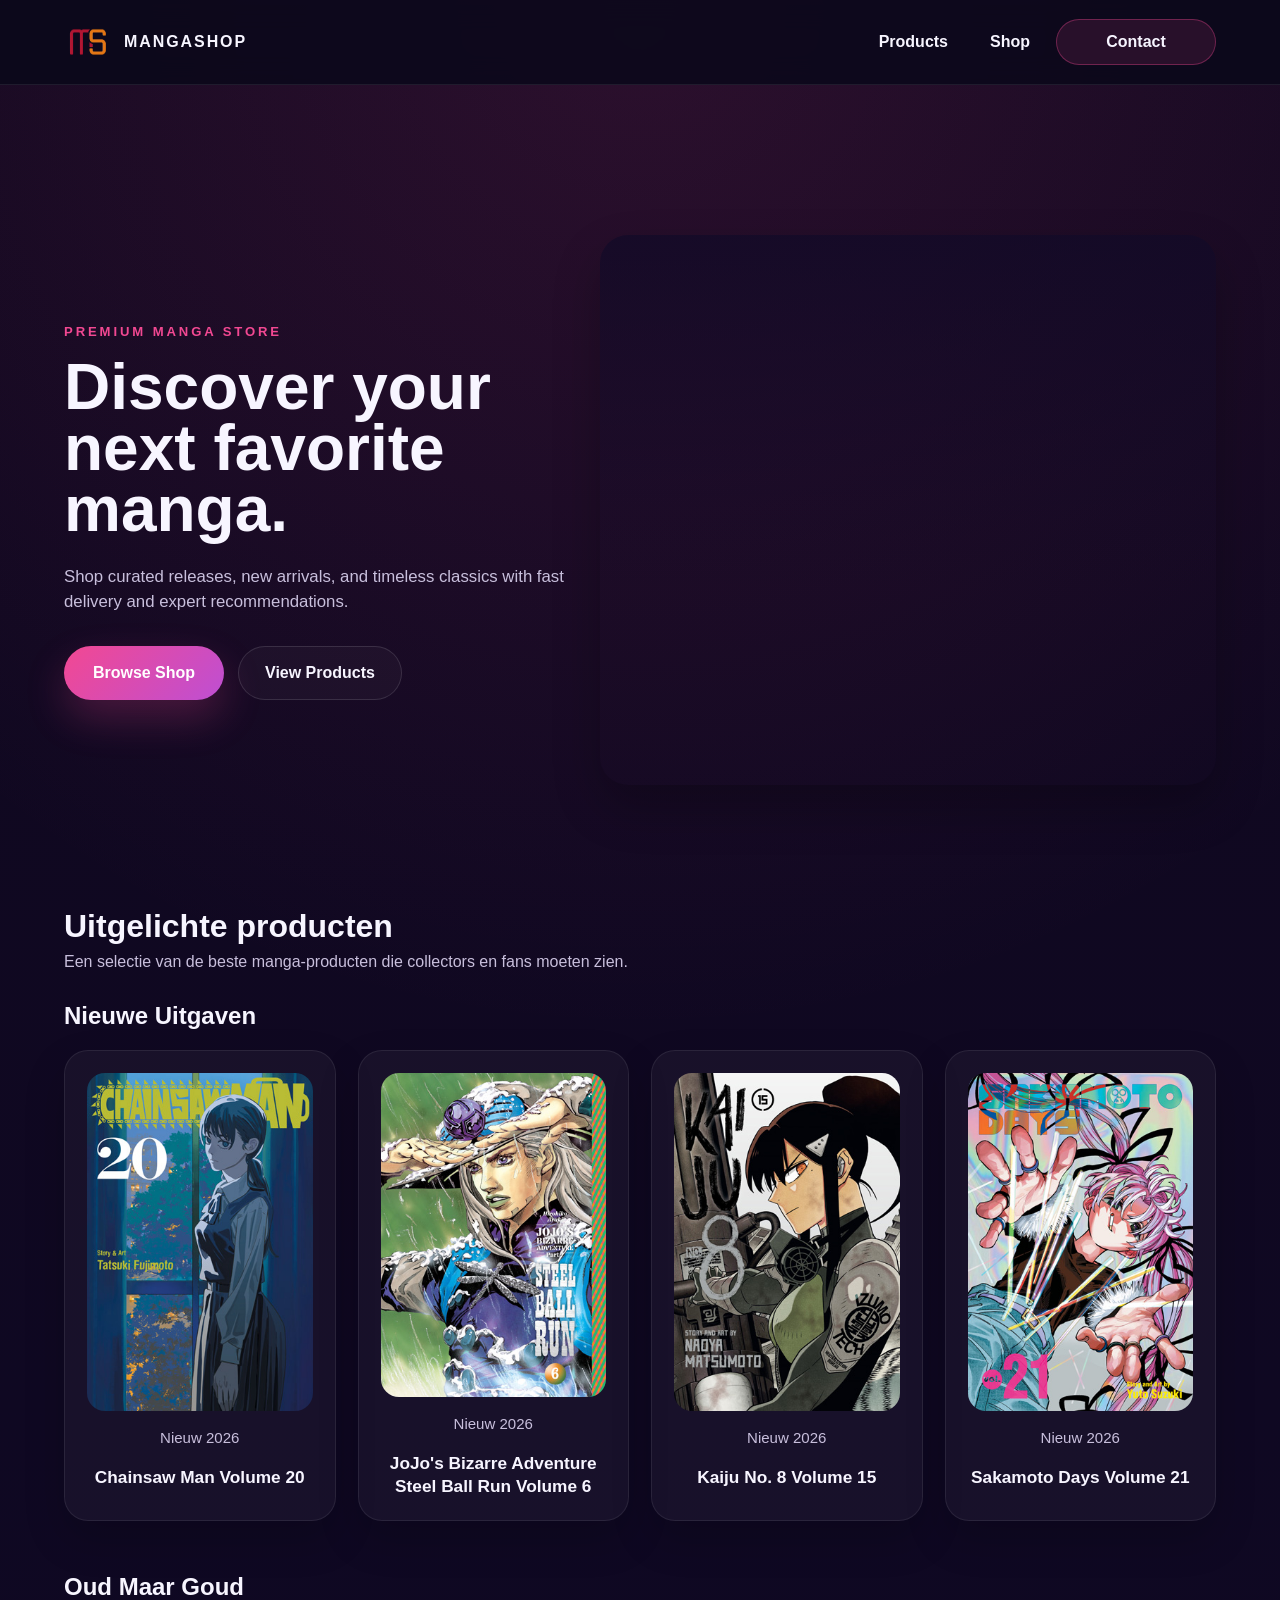
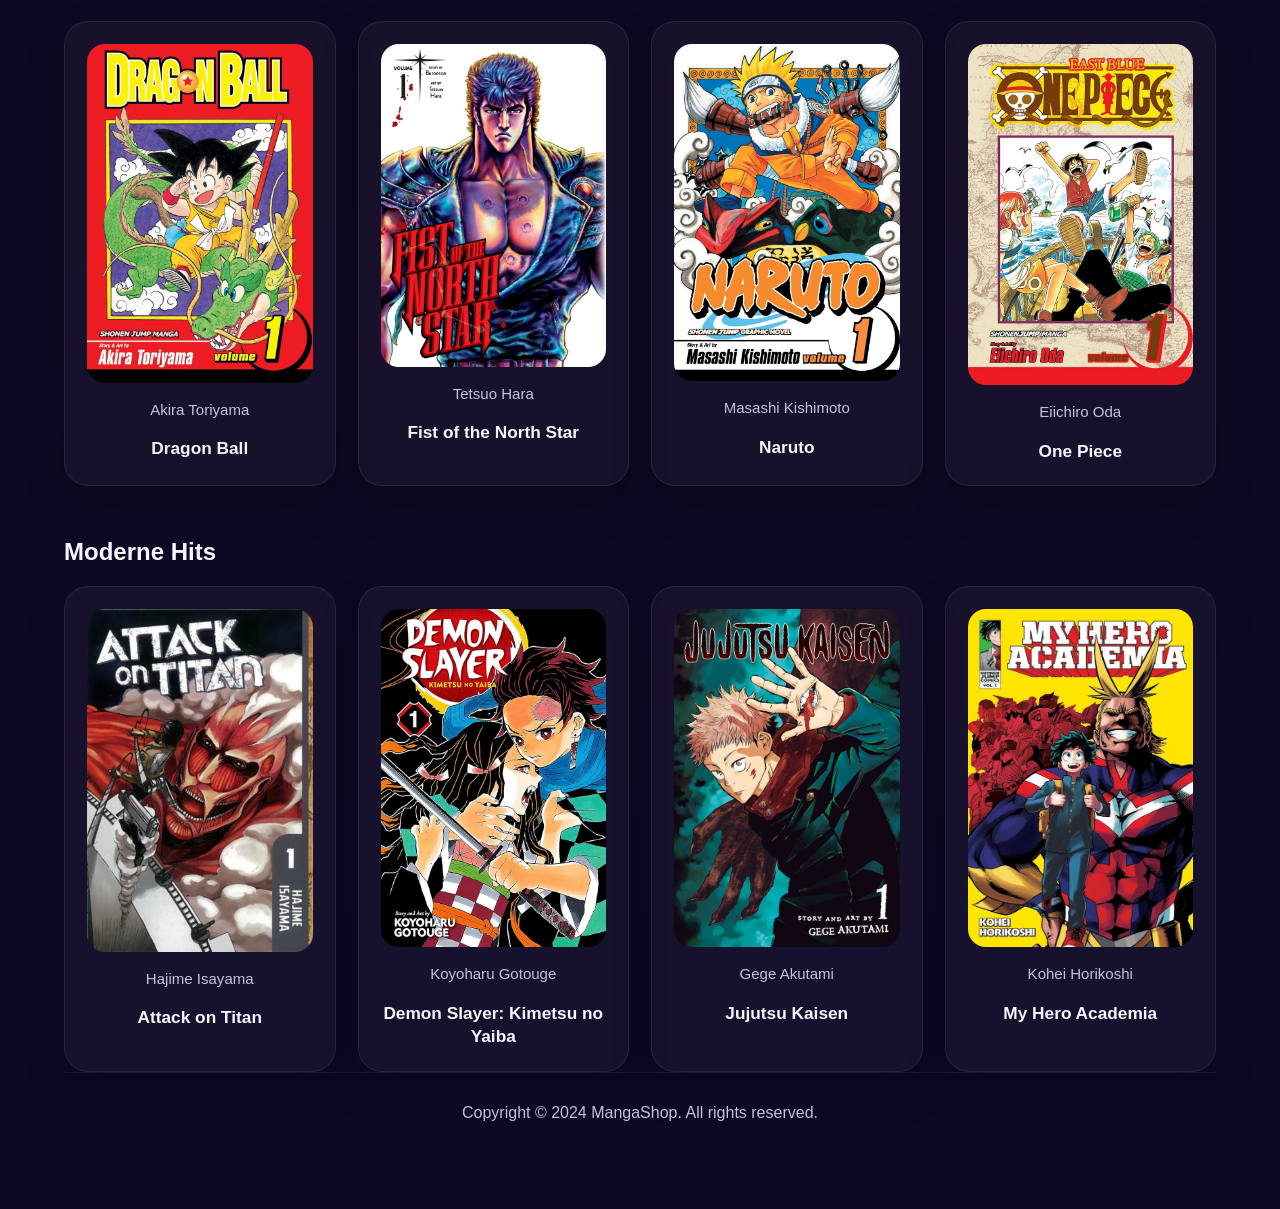
<file: landingspagina/index.html>
<!DOCTYPE html>
<html lang="en">

<head>
    <meta charset="UTF-8">
    <meta name="viewport" content="width=device-width, initial-scale=1.0">
    <title>MangaShop</title>
    <link rel="stylesheet" href="style.css?v=2.0">
</head>

<body>

    <header>
        <div class="header-inner">
            <a class="brand" href="https://40747.hosts2.ma-cloud.nl/landingspagina/index.html">
                <img class="logo" src="img/logo.jpg" alt="MangaShop Logo">
                <span>MangaShop</span>
            </a>
            <nav class="main-nav">
                <a href="https://40747.hosts2.ma-cloud.nl/landingspagina/productenpagina/producten.html">Products</a>
                <a href="https://www.bol.com/nl/nl/l/manga/40615/?bltgh=0fac4a4b-5f70-40a9-822b-a4e626588866.ProductList_Top_quickCategories.40615.CategoryLink">Shop</a>
                <a class="btn btn-secondary" href="mailto:40747@ma-web.nl">Contact</a>
            </nav>
        </div>
    </header>

    <main>
        <section class="hero">
            <div class="hero-copy">
                <span class="eyebrow">Premium Manga Store</span>
                <h1>Discover your next favorite manga.</h1>
                <p>Shop curated releases, new arrivals, and timeless classics with fast delivery and expert recommendations.</p>
                <div class="hero-actions">
                    <a class="btn btn-primary" href="https://www.bol.com/nl/nl/l/manga/40615/?bltgh=0fac4a4b-5f70-40a9-822b-a4e626588866.ProductList_Top_quickCategories.40615.CategoryLink">Browse Shop</a>
                    <a class="btn btn-outline" href="https://40747.hosts2.ma-cloud.nl/landingspagina/productenpagina/producten.html">View Products</a>
                </div>
            </div>
            <div class="hero-image">
                <div class="slideshow">
                    <div class="slide slide-1"></div>
                    <div class="slide slide-2"></div>
                    <div class="slide slide-3"></div>
                    <div class="slide slide-4"></div>
                </div>
            </div>
        </section>

        <section class="featured">
            <div class="section-heading">
                <div>
                    <h2>Uitgelichte producten</h2>
                    <p>Een selectie van de beste manga-producten die collectors en fans moeten zien.</p>
                </div>
            </div>

            <div class="categories-row">
                <div class="category">
                    <h2 class="header">Nieuwe Uitgaven</h2>
                    <ul class="products">
                        <li class="product">
                            <img class="product-img" src="img/csm.jpg" alt="csm"
                                onclick="window.location.href='https://www.bol.com/nl/nl/p/chainsaw-man-vol-20/9300000233606370/?referrer=socialshare_pdp_www'">
                            <div>Nieuw 2026</div>
                            <h4>Chainsaw Man Volume 20</h4>
                        </li>
                        <li class="product">
                            <img class="product-img" src="img/jjba.jpg" alt="jjba"
                                onclick="window.location.href='https://www.bol.com/nl/nl/p/jojo-s-bizarre-adventure-part-7-steel-ball-run-vol-6/9300000233606374/?referrer=socialshare_pdp_www'">
                            <div>Nieuw 2026</div>
                            <h4>JoJo's Bizarre Adventure Steel Ball Run Volume 6</h4>
                        </li>
                        <li class="product">
                            <img class="product-img" src="img/kaiju.jpg" alt="kaiju"
                                onclick="window.location.href='https://www.bol.com/nl/nl/p/kaiju-no-8-vol-15/9300000233606372/?referrer=socialshare_pdp_www'">
                            <div>Nieuw 2026</div>
                            <h4>Kaiju No. 8 Volume 15</h4>
                        </li>
                        <li class="product">
                            <img class="product-img" src="img/sakamoto.jpg" alt="sakamoto"
                                onclick="window.location.href='https://www.bol.com/nl/nl/p/sakamoto-days-vol-21/9300000233606378/?referrer=socialshare_pdp_www'">
                            <div>Nieuw 2026</div>
                            <h4>Sakamoto Days Volume 21</h4>
                        </li>
                    </ul>
                </div>

                <div class="category">
                    <h2 class="header">Oud Maar Goud</h2>
                    <ul class="products">
                        <li class="product">
                            <img class="product-img" src="img/db.jpg" alt="db"
                                onclick="window.location.href='https://www.bol.com/nl/nl/p/dragon-ball-vol-1/1001004001897710/?referrer=socialshare_pdp_www'">
                            <div>Akira Toriyama</div>
                            <h4>Dragon Ball</h4>
                        </li>
                        <li class="product">
                            <img class="product-img" src="img/fotns.jpg" alt="fotns"
                                onclick="window.location.href='https://www.bol.com/nl/nl/p/fist-of-the-north-star-fist-of-the-north-star-vol-1/9300000015161008/?referrer=socialshare_pdp_www'">
                            <div>Tetsuo Hara</div>
                            <h4>Fist of the North Star</h4>
                        </li>
                        <li class="product">
                            <img class="product-img" src="img/naruto.jpg" alt="naruto"
                                onclick="window.location.href='https://www.bol.com/nl/nl/p/naruto-vol-1/1001004002157082/?referrer=socialshare_pdp_www'">
                            <div>Masashi Kishimoto</div>
                            <h4>Naruto</h4>
                        </li>
                        <li class="product">
                            <img class="product-img" src="img/op.jpg" alt="op"
                                onclick="window.location.href='https://www.bol.com/nl/nl/p/one-piece-vol-1/1001004001897706/?referrer=socialshare_pdp_www'">
                            <div>Eiichiro Oda</div>
                            <h4>One Piece</h4>
                        </li>
                    </ul>
                </div>

                <div class="category">
                    <h2 class="header">Moderne Hits</h2>
                    <ul class="products">
                        <li class="product">
                            <img class="product-img" src="img/aot.jpg" alt="aot"
                                onclick="window.location.href='https://www.bol.com/nl/nl/p/attack-on-titan-1/1001004011836911/?referrer=socialshare_pdp_www'">
                            <div>Hajime Isayama</div>
                            <h4>Attack on Titan</h4>
                        </li>
                        <li class="product">
                            <img class="product-img" src="img/kny.jpg" alt="kny"
                                onclick="window.location.href='https://www.bol.com/nl/nl/p/demon-slayer-kimetsu-no-yaiba-vol-1/9200000085118800/?referrer=socialshare_pdp_www'">
                            <div>Koyoharu Gotouge</div>
                            <h4>Demon Slayer: Kimetsu no Yaiba</h4>
                        </li>
                        <li class="product">
                            <img class="product-img" src="img/jjk.jpg" alt="jjk"
                                onclick="window.location.href='https://www.bol.com/nl/nl/p/jujutsu-kaisen-vol-1/9200000108419051/?referrer=socialshare_pdp_www'">
                            <div>Gege Akutami</div>
                            <h4>Jujutsu Kaisen</h4>
                        </li>
                        <li class="product">
                            <img class="product-img" src="img/mha.jpg" alt="mha"
                                onclick="window.location.href='https://www.bol.com/nl/nl/p/my-hero-academia-vol-1/9200000040412758/?referrer=socialshare_pdp_www'">
                            <div>Kohei Horikoshi</div>
                            <h4>My Hero Academia</h4>
                        </li>
                    </ul>
                </div>
            </div>

        <footer class="site-footer">
            <p>Copyright © 2024 MangaShop. All rights reserved.</p>
        </footer>

    </section>
</body>

</html>
</file>
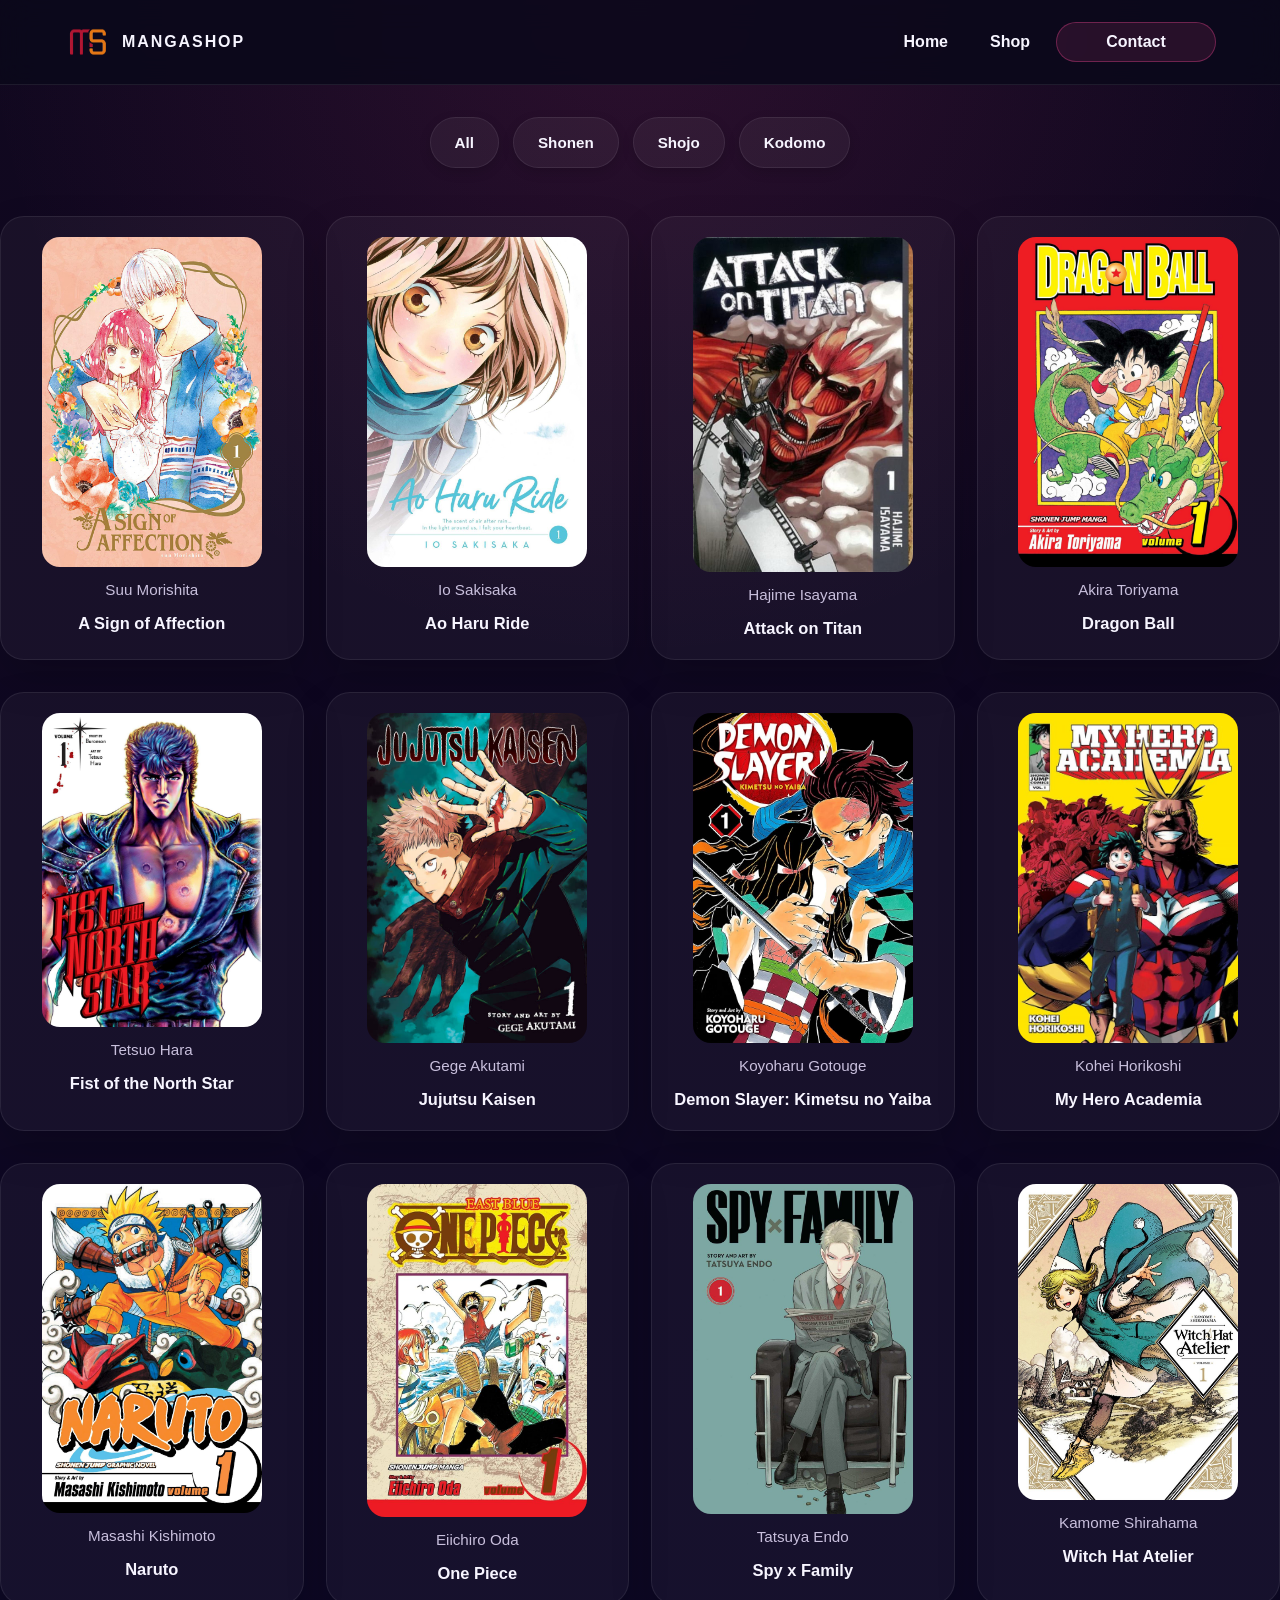
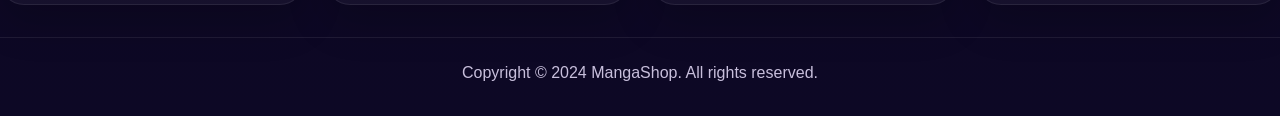
<file: landingspagina/productenpagina/producten.html>
<!DOCTYPE html>
<html lang="en">

<head>
    <meta charset="UTF-8">
    <meta name="viewport" content="width=device-width, initial-scale=1.0">
    <title>MangaShop Products</title>
    <link rel="stylesheet" href="style.css?v=2.0">
    <script src="script.js" defer></script>
</head>

<body>

    <header>
        <div class="header-inner">
            <a class="brand" href="https://40747.hosts2.ma-cloud.nl/landingspagina/index.html">
                <img class="logo" src="img/logo.jpg" alt="MangaShop Logo">
                <span>MangaShop</span>
            </a>
            <nav class="main-nav">
                <a href="https://40747.hosts2.ma-cloud.nl/landingspagina/index.html">Home</a>
                <a href="https://www.bol.com/nl/nl/l/manga/40615/?bltgh=0fac4a4b-5f70-40a9-822b-a4e626588866.ProductList_Top_quickCategories.40615.CategoryLink">Shop</a>
                <a class="btn btn-secondary" href="mailto:40747@ma-web.nl">Contact</a>
            </nav>
        </div>
    </header>

    <div class="filters">
        <button class="filter-btn" onclick="filterProducten('all', this)">All</button>
        <button class="filter-btn" onclick="filterProducten('shonen', this)">Shonen</button>
        <button class="filter-btn" onclick="filterProducten('shojo', this)">Shojo</button>
        <button class="filter-btn" onclick="filterProducten('kodomo', this)">Kodomo</button>
    </div>

    <section id="filtered-container" class="filtered-results" hidden>
        <h2 class="header">Filtered Results</h2>
        <ul id="filtered-products" class="products"></ul>
    </section>

    <section class="producten">
        <ul class="products">

            <li class="product shojo">
                <img class="product-img" src="img/asoaf.jpg" alt="asoaf"
                    onclick="window.location.href='https://www.bol.com/nl/nl/p/a-sign-of-affection-1/9300000006548693/?referrer=socialshare_pdp_www'">
                <div>Suu Morishita</div>
                <h4>A Sign of Affection</h4>
            </li>

            <li class="product shojo">
                <img class="product-img" src="img/ahr.jpg" alt="ahr"
                    onclick="window.location.href='https://www.bol.com/nl/nl/p/ao-haru-ride-vol-1/9200000092440856/?referrer=socialshare_pdp_www'">
                <div>Io Sakisaka</div>
                <h4>Ao Haru Ride</h4>
            </li>

            <li class="product shonen">
                <img class="product-img" src="img/aot.jpg" alt="aot"
                    onclick="window.location.href='https://www.bol.com/nl/nl/p/attack-on-titan-1/1001004011836911/?referrer=socialshare_pdp_www'">
                <div>Hajime Isayama</div>
                <h4>Attack on Titan</h4>
            </li>

            <li class="product kodomo">
                <img class="product-img" src="img/db.jpg" alt="db"
                    onclick="window.location.href='https://www.bol.com/nl/nl/p/dragon-ball-vol-1/1001004001897710/?referrer=socialshare_pdp_www'">
                <div>Akira Toriyama</div>
                <h4>Dragon Ball</h4>
            </li>
        </ul>

        <ul class="products">
            <li class="product shonen">
                <img class="product-img" src="img/fotns.jpg" alt="fotns"
                    onclick="window.location.href='https://www.bol.com/nl/nl/p/fist-of-the-north-star-fist-of-the-north-star-vol-1/9300000015161008/?referrer=socialshare_pdp_www'">
                <div>Tetsuo Hara</div>
                <h4>Fist of the North Star</h4>
            </li>

            <li class="product shonen">
                <img class="product-img" src="img/jjk.jpg" alt="jjk"
                    onclick="window.location.href='https://www.bol.com/nl/nl/p/jujutsu-kaisen-vol-1/9200000108419051/?referrer=socialshare_pdp_www'">
                <div>Gege Akutami</div>
                <h4>Jujutsu Kaisen</h4>
            </li>

            <li class="product shonen">
                <img class="product-img" src="img/kny.jpg" alt="kny"
                    onclick="window.location.href='https://www.bol.com/nl/nl/p/demon-slayer-kimetsu-no-yaiba-vol-1/9200000085118800/?referrer=socialshare_pdp_www'">
                <div>Koyoharu Gotouge</div>
                <h4>Demon Slayer: Kimetsu no Yaiba</h4>
            </li>

            <li class="product kodomo">
                <img class="product-img" src="img/mha.jpg" alt="mha"
                    onclick="window.location.href='https://www.bol.com/nl/nl/p/my-hero-academia-vol-1/9200000040412758/?referrer=socialshare_pdp_www'">
                <div>Kohei Horikoshi</div>
                <h4>My Hero Academia</h4>
            </li>
        </ul>

        <ul class="products">
            <li class="product kodomo">
                <img class="product-img" src="img/naruto.jpg" alt="naruto"
                    onclick="window.location.href='https://www.bol.com/nl/nl/p/naruto-vol-1/1001004002157082/?referrer=socialshare_pdp_www'">
                <div>Masashi Kishimoto</div>
                <h4>Naruto</h4>
            </li>

            <li class="product kodomo">
                <img class="product-img" src="img/op.jpg" alt="op"
                    onclick="window.location.href='https://www.bol.com/nl/nl/p/one-piece-vol-1/1001004001897706/?referrer=socialshare_pdp_www'">
                <div>Eiichiro Oda</div>
                <h4>One Piece</h4>
            </li>

            <li class="product shojo ">
                <img class="product-img" src="img/sxf.jpg" alt="sxf"
                    onclick="window.location.href='https://www.bol.com/nl/nl/p/spy-x-family-vol-1/9200000122646572/?referrer=socialshare_pdp_www'">
                <div>Tatsuya Endo</div>
                <h4>Spy x Family</h4>
            </li>

            <li class="product shojo">
                <img class="product-img" src="img/wha.jpg" alt="wha"
                    onclick="window.location.href='https://www.bol.com/nl/nl/p/witch-hat-atelier-1/9200000096418489/?referrer=socialshare_pdp_www'">
                <div>Kamome Shirahama</div>
                <h4>Witch Hat Atelier</h4>
            </li>
        </ul>

        <footer class="site-footer">
            <p>Copyright © 2024 MangaShop. All rights reserved.</p>
        </footer>

    </section>
</body>

</html>
</file>
<file: landingspagina/style.css>
:root {
    color-scheme: dark;
    --bg: #0d0825;
    --surface: rgba(18, 10, 39, 0.95);
    --surface-soft: rgba(29, 14, 82, 0.92);
    --accent: #f24892;
    --accent-strong: #be4fd3;
    --text: #f7f5ff;
    --muted: #c8bfdc;
    --border: rgba(255, 255, 255, 0.08);
    --shadow: 0 22px 48px rgba(0, 0, 0, 0.24);
}

* {
    margin: 0;
    padding: 0;
    box-sizing: border-box;
}

html {
    scroll-behavior: smooth;
}

body {
    min-height: 100vh;
    font-family: 'Inter', 'Segoe UI', sans-serif;
    background: radial-gradient(circle at top, rgba(242, 72, 146, 0.12), transparent 36%),
        linear-gradient(180deg, #11081f 0%, #0d0825 100%);
    color: var(--text);
    line-height: 1.5;
}

img {
    max-width: 100%;
    display: block;
}

a {
    text-decoration: none;
    color: inherit;
}

button,
.filter-btn,
.btn {
    font: inherit;
    cursor: pointer;
    border: none;
    transition: transform 0.25s ease, box-shadow 0.25s ease, background-color 0.25s ease, opacity 0.25s ease;
}

header {
    position: sticky;
    top: 0;
    z-index: 20;
    background: rgba(11, 8, 27, 0.88);
    backdrop-filter: blur(14px);
    border-bottom: 1px solid var(--border);
}

.header-inner {
    max-width: 1200px;
    margin: 0 auto;
    padding: 18px 24px;
    display: flex;
    align-items: center;
    justify-content: space-between;
    gap: 18px;
}

.brand {
    display: inline-flex;
    align-items: center;
    gap: 12px;
    color: var(--text);
}

.brand span {
    font-size: 1rem;
    font-weight: 700;
    letter-spacing: 0.12em;
    text-transform: uppercase;
}

.logo {
    width: 48px;
    height: auto;
    border-radius: 12px;
    object-fit: cover;
}

.main-nav {
    display: flex;
    flex-wrap: wrap;
    align-items: center;
    gap: 10px;
}

.main-nav a {
    display: inline-flex;
    align-items: center;
    justify-content: center;
    padding: 10px 16px;
    border-radius: 999px;
    color: var(--text);
    font-weight: 600;
}

.main-nav a:hover {
    background: rgba(255, 255, 255, 0.08);
    transform: translateY(-1px);
}

.main-nav .btn-secondary {
    border: 1px solid rgba(242, 72, 146, 0.35);
    background: rgba(242, 72, 146, 0.12);
}

main {
    max-width: 1200px;
    margin: 0 auto;
    padding: 32px 24px 48px;
}

.hero {
    display: grid;
    grid-template-columns: 0.9fr 1.1fr;
    align-items: center;
    gap: 32px;
    min-height: calc(100vh - 115px);
}

.hero-copy {
    max-width: 640px;
}

.eyebrow {
    display: inline-flex;
    margin-bottom: 16px;
    font-size: 0.82rem;
    font-weight: 700;
    letter-spacing: 0.22em;
    text-transform: uppercase;
    color: var(--accent);
}

.hero h1 {
    font-size: clamp(3rem, 5vw, 4.4rem);
    line-height: 0.95;
    margin-bottom: 24px;
}

.hero p {
    max-width: 44rem;
    margin-bottom: 32px;
    color: var(--muted);
    font-size: 1.05rem;
}

.hero-actions {
    display: flex;
    flex-wrap: wrap;
    gap: 14px;
}

.btn {
    display: inline-flex;
    align-items: center;
    justify-content: center;
    min-width: 160px;
    padding: 14px 26px;
    border-radius: 999px;
    font-weight: 700;
}

.btn-primary {
    background: linear-gradient(135deg, var(--accent), var(--accent-strong));
    color: #fff;
    box-shadow: 0 18px 40px rgba(242, 72, 146, 0.24);
}

.btn-outline {
    border: 1px solid rgba(255, 255, 255, 0.12);
    color: var(--text);
    background: rgba(255, 255, 255, 0.03);
}

.btn:hover,
.filter-btn:hover {
    transform: translateY(-2px);
    opacity: 0.95;
}

.hero-image {
    position: relative;
    overflow: hidden;
    border-radius: 28px;
    box-shadow: var(--shadow);
    background: linear-gradient(180deg, rgba(18, 10, 39, 0.8), transparent 65%);
}

.slideshow {
    position: relative;
    width: 100%;
    height: 100%;
    min-height: 550px;
}

.slide {
    position: absolute;
    top: 0;
    left: 0;
    width: 100%;
    height: 100%;
    background-size: cover;
    background-position: center;
    background-repeat: no-repeat;
    opacity: 0;
    animation: slideShow 24s infinite;
    border-radius: 28px;
    overflow: hidden;
}

.slide-1 {
    background-image: url('img/cotnBackground.jpg');
    animation-delay: 0s;
    box-shadow: 
        0 0 40px rgba(242, 72, 146, 0.6),
        0 0 80px rgba(190, 77, 211, 0.4),
        0 0 120px rgba(242, 72, 146, 0.3);
}

.slide-2 {
    background-image: url('img/csmBackground.jpg');
    animation-delay: 6s;
    box-shadow: 
        0 0 40px rgba(242, 72, 146, 0.6),
        0 0 80px rgba(190, 77, 211, 0.4),
        0 0 120px rgba(242, 72, 146, 0.3);
}

.slide-3 {
    background-image: url('img/jjkWallpaper.jpg');
    animation-delay: 12s;
    box-shadow: 
        0 0 40px rgba(138, 43, 226, 0.6),
        0 0 80px rgba(75, 0, 130, 0.4),
        0 0 120px rgba(138, 43, 226, 0.3);
}

.slide-4 {
    background-image: url('img/jojoWallpaper.jpg');
    animation-delay: 18s;
    box-shadow: 
        0 0 40px rgba(255, 215, 0, 0.6),
        0 0 80px rgba(218, 165, 32, 0.4),
        0 0 120px rgba(255, 215, 0, 0.3);
}

@keyframes slideShow {
    0% {
        opacity: 0;
        transform: translateX(100%);
    }
    8.33% {
        opacity: 1;
        transform: translateX(0%);
    }
    20.83% {
        opacity: 1;
        transform: translateX(0%);
    }
    29.17% {
        opacity: 0;
        transform: translateX(-100%);
    }
    100% {
        opacity: 0;
        transform: translateX(-100%);
    }
}

.section-heading {
    display: flex;
    flex-direction: column;
    gap: 12px;
    margin-bottom: 24px;
}

.section-heading h2 {
    font-size: 2rem;
}

.section-heading p {
    max-width: 42rem;
    color: var(--muted);
}

.categories-row {
    display: flex;
    flex-direction: column;
    gap: 48px;
}

.category {
    width: 100%;
}

.category .header {
    font-size: 1.5rem;
    margin-bottom: 16px;
    color: var(--text);
}

.category .products {
    margin-bottom: 0;
}

.products {
    display: grid;
    grid-template-columns: repeat(auto-fit, minmax(220px, 1fr));
    gap: 22px;
    margin-bottom: 42px;
}

.product {
    display: flex;
    flex-direction: column;
    align-items: center;
    gap: 16px;
    padding: 22px;
    background: rgba(255, 255, 255, 0.04);
    border: 1px solid rgba(255, 255, 255, 0.08);
    border-radius: 24px;
    box-shadow: 0 18px 40px rgba(0, 0, 0, 0.18);
    transition: transform 0.25s ease, border-color 0.25s ease, box-shadow 0.25s ease;
}

.product:hover {
    transform: translateY(-4px);
    border-color: rgba(242, 72, 146, 0.45);
    box-shadow: 0 24px 50px rgba(0, 0, 0, 0.24);
}

.product-img {
    width: 100%;
    max-width: 240px;
    border-radius: 18px;
    object-fit: cover;
}

.product div {
    color: var(--muted);
    font-size: 0.94rem;
}

.product h4 {
    font-size: 1.08rem;
    text-align: center;
    line-height: 1.35;
}

.site-footer {
    padding: 28px 24px 36px;
    text-align: center;
    color: var(--muted);
    border-top: 1px solid var(--border);
    display: flex;
    justify-content: center;
    align-items: center;
}

.site-footer p {
    margin: 0;
}

@media (max-width: 1000px) {
    .hero {
        grid-template-columns: 1fr;
        min-height: auto;
    }

    .hero-image {
        order: -1;
    }
}

@media (max-width: 700px) {
    .header-inner {
        flex-direction: column;
        align-items: stretch;
    }

    .main-nav {
        justify-content: center;
    }

    .hero h1 {
        font-size: 2.7rem;
    }

    .hero-actions,
    .filters-panel {
        width: 100%;
        justify-content: center;
    }

    .btn,
    .filter-btn {
        width: 100%;
    }
}
</file>
<file: landingspagina/productenpagina/style.css>
:root {
    color-scheme: dark;
    --bg: #0d0825;
    --surface: rgba(18, 10, 39, 0.95);
    --surface-soft: rgba(29, 14, 82, 0.92);
    --accent: #f24892;
    --accent-strong: #be4fd3;
    --text: #f7f5ff;
    --muted: #c8bfdc;
    --border: rgba(255, 255, 255, 0.08);
    --shadow: 0 22px 48px rgba(0, 0, 0, 0.24);
}

* {
    margin: 0;
    padding: 0;
    box-sizing: border-box;
}

html {
    scroll-behavior: smooth;
}

body {
    width: 100%;
    min-height: 100vh;
    background: radial-gradient(circle at top, rgba(242, 72, 146, 0.12), transparent 36%),
        linear-gradient(180deg, #11081f 0%, #0d0825 100%);
    color: var(--text);
    font-family: 'Inter', 'Segoe UI', sans-serif;
}

header {
    position: sticky;
    top: 0;
    z-index: 20;
    background: rgba(11, 8, 27, 0.88);
    backdrop-filter: blur(14px);
    border-bottom: 1px solid var(--border);
}

.header-inner {
    max-width: 1200px;
    margin: 0 auto;
    padding: 18px 24px;
    display: flex;
    justify-content: space-between;
    align-items: center;
    gap: 16px;
}

.brand {
    display: inline-flex;
    align-items: center;
    gap: 10px;
    color: var(--text);
    text-decoration: none;
}

.brand span {
    font-size: 1rem;
    letter-spacing: 0.12em;
    text-transform: uppercase;
    font-weight: 700;
}

.logo {
    width: 48px;
    border-radius: 12px;
}

.main-nav {
    display: flex;
    flex-wrap: wrap;
    gap: 10px;
    align-items: center;
}

.main-nav a {
    display: inline-flex;
    align-items: center;
    justify-content: center;
    padding: 10px 16px;
    border-radius: 999px;
    color: var(--text);
    font-weight: 600;
    text-decoration: none;
}

.main-nav a:hover {
    background: rgba(255, 255, 255, 0.08);
    transform: translateY(-1px);
}

.main-nav .btn-secondary {
    border: 1px solid rgba(242, 72, 146, 0.35);
    background: rgba(242, 72, 146, 0.12);
}

.btn {
    display: inline-flex;
    align-items: center;
    justify-content: center;
    min-width: 160px;
    padding: 14px 26px;
    border-radius: 999px;
    font-weight: 700;
}

.btn:hover {
    transform: translateY(-2px);
    opacity: 0.95;
}

main {
    max-width: 1200px;
    margin: 0 auto;
    padding: 32px 24px 48px;
}

.page-intro {
    display: grid;
    gap: 14px;
    margin-bottom: 24px;
}

.page-intro .eyebrow,
.eyebrow {
    display: inline-flex;
    font-size: 0.82rem;
    font-weight: 700;
    letter-spacing: 0.22em;
    text-transform: uppercase;
    color: var(--accent);
}

.page-intro h1,
.hero h1 {
    font-size: clamp(2.5rem, 4vw, 3.4rem);
    line-height: 1.05;
    margin: 14px 0;
}

.page-intro p,
.hero p,
.section-heading p {
    color: var(--muted);
    max-width: 44rem;
    font-size: 1rem;
}

.filters {
    display: flex;
    gap: 14px;
    margin: 32px 0 24px;
    justify-content: center;
    flex-wrap: wrap;
}

.filters-panel {
    display: grid;
    grid-template-columns: repeat(auto-fit, minmax(150px, 1fr));
    gap: 14px;
    margin-bottom: 24px;
}

.filter-btn {
    padding: 16px 24px;
    border-radius: 999px;
    color: var(--text);
    background: rgba(255, 255, 255, 0.05);
    border: 1px solid rgba(255, 255, 255, 0.08);
    font-weight: 700;
    font-size: 0.95rem;
    transition: all 0.25s ease;
    box-shadow: 0 4px 12px rgba(0, 0, 0, 0.15);
    cursor: pointer;
    text-align: center;
}

.filter-btn:hover {
    background: rgba(242, 72, 146, 0.16);
    border-color: rgba(242, 72, 146, 0.35);
    transform: translateY(-2px);
    box-shadow: 0 8px 20px rgba(0, 0, 0, 0.2);
}

.filter-btn:active {
    transform: translateY(0);
    box-shadow: 0 2px 8px rgba(0, 0, 0, 0.15);
}

.filter-btn.active {
    background: var(--accent);
    border-color: var(--accent-strong);
    color: #fff;
    box-shadow: 0 6px 16px rgba(242, 72, 146, 0.3);
}

.filtered-results {
    width: 100%;
    padding: 26px 0;
    margin-bottom: 20px;
    margin-top: 48px;
}

.producten {
    margin-top: 48px;
}

.section-heading {
    margin-bottom: 18px;
}

.section-heading h2 {
    font-size: 1.9rem;
}

.products {
    display: grid;
    grid-template-columns: repeat(auto-fit, minmax(220px, 1fr));
    gap: 22px;
    margin-bottom: 32px;
}

.product {
    display: flex;
    flex-direction: column;
    align-items: center;
    gap: 14px;
    padding: 20px;
    background: rgba(255, 255, 255, 0.04);
    border: 1px solid rgba(255, 255, 255, 0.08);
    border-radius: 24px;
    box-shadow: 0 18px 40px rgba(0, 0, 0, 0.18);
    transition: transform 0.25s ease, border-color 0.25s ease, box-shadow 0.25s ease;
}

.product:hover {
    transform: translateY(-4px);
    border-color: rgba(242, 72, 146, 0.38);
    box-shadow: 0 22px 50px rgba(0, 0, 0, 0.22);
}

.product-img {
    width: 100%;
    max-width: 220px;
    border-radius: 18px;
    object-fit: cover;
}

.product div {
    color: var(--muted);
    font-size: 0.95rem;
}

.product h4 {
    text-align: center;
    font-size: 1.03rem;
    line-height: 1.35;
    margin: 0;
}

footer.site-footer {
    padding: 26px 24px 34px;
    text-align: center;
    color: var(--muted);
    border-top: 1px solid var(--border);
    display: flex;
    justify-content: center;
    align-items: center;
}

@media (max-width: 860px) {
    .header-inner {
        flex-direction: column;
        align-items: stretch;
    }
}

@media (max-width: 700px) {
    main {
        padding: 24px 18px 36px;
    }

    .page-intro h1,
    .hero h1 {
        font-size: 2.3rem;
    }
}
</file>
